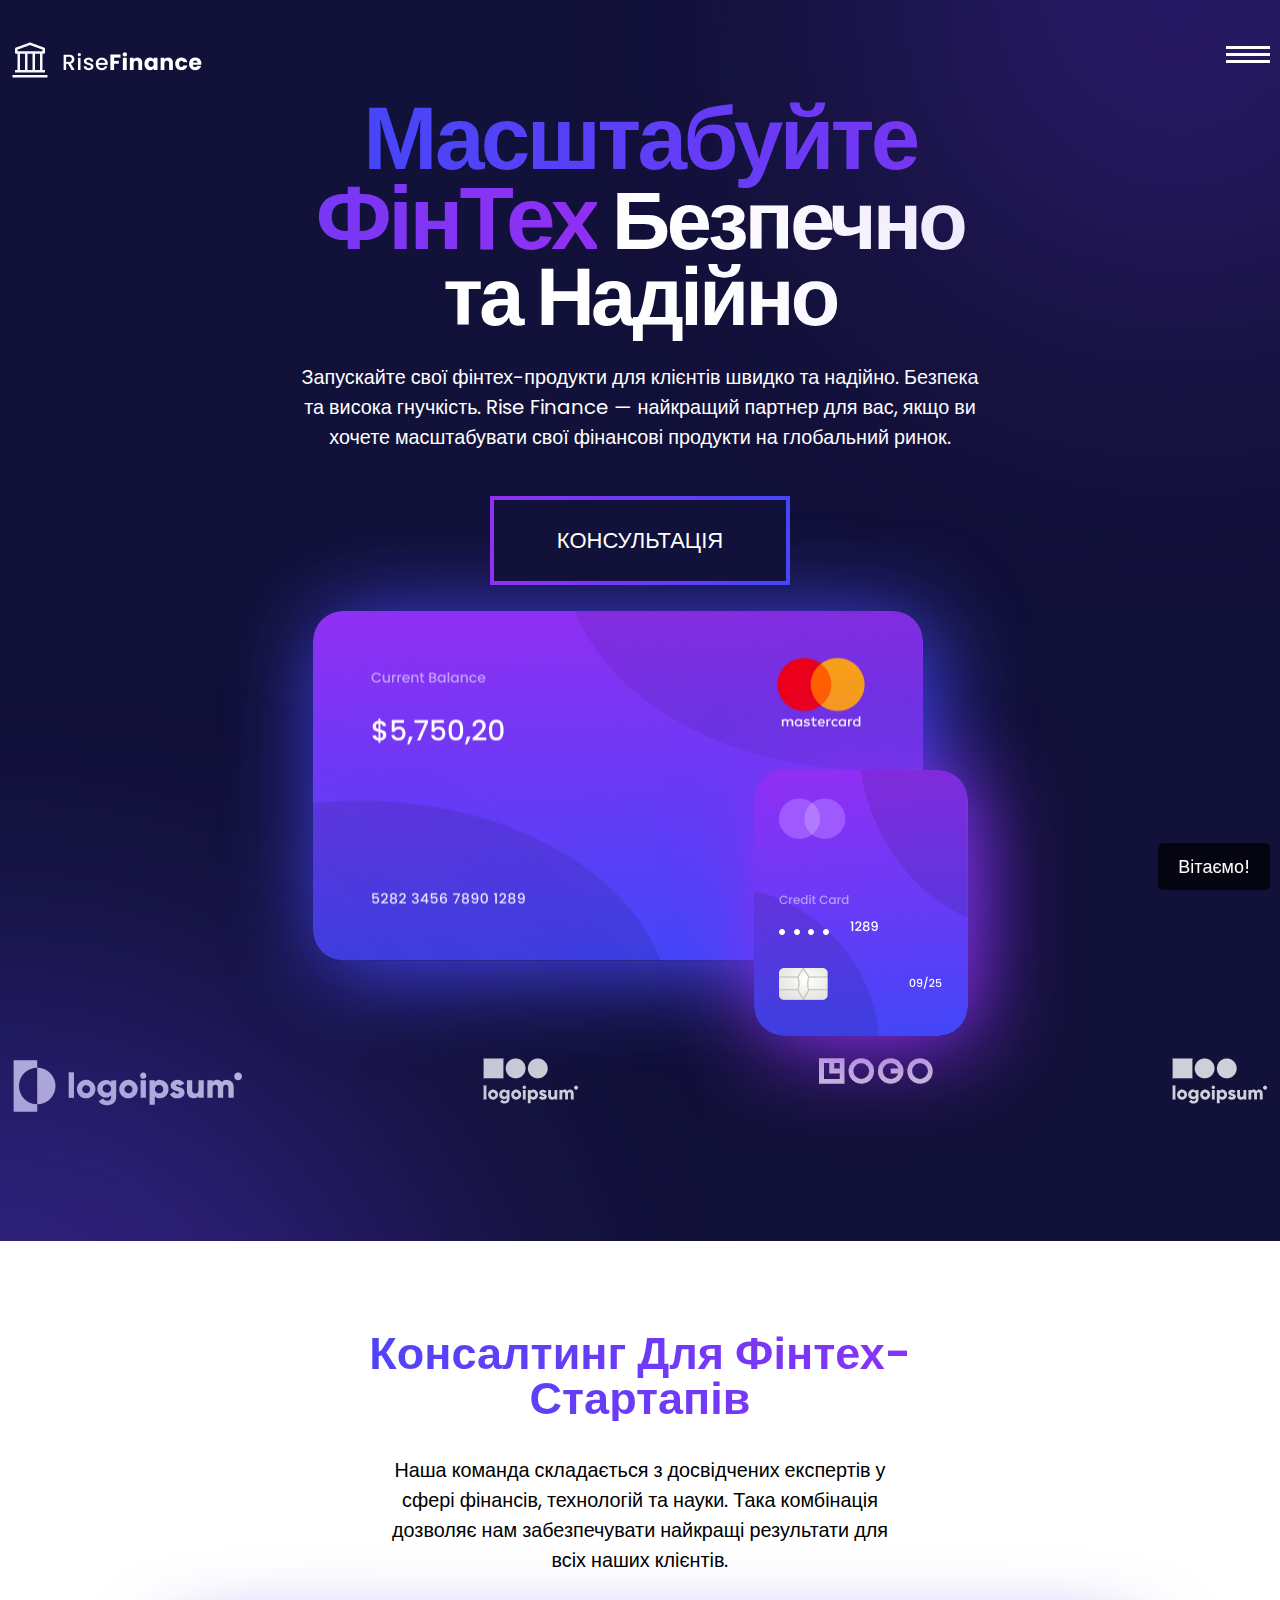
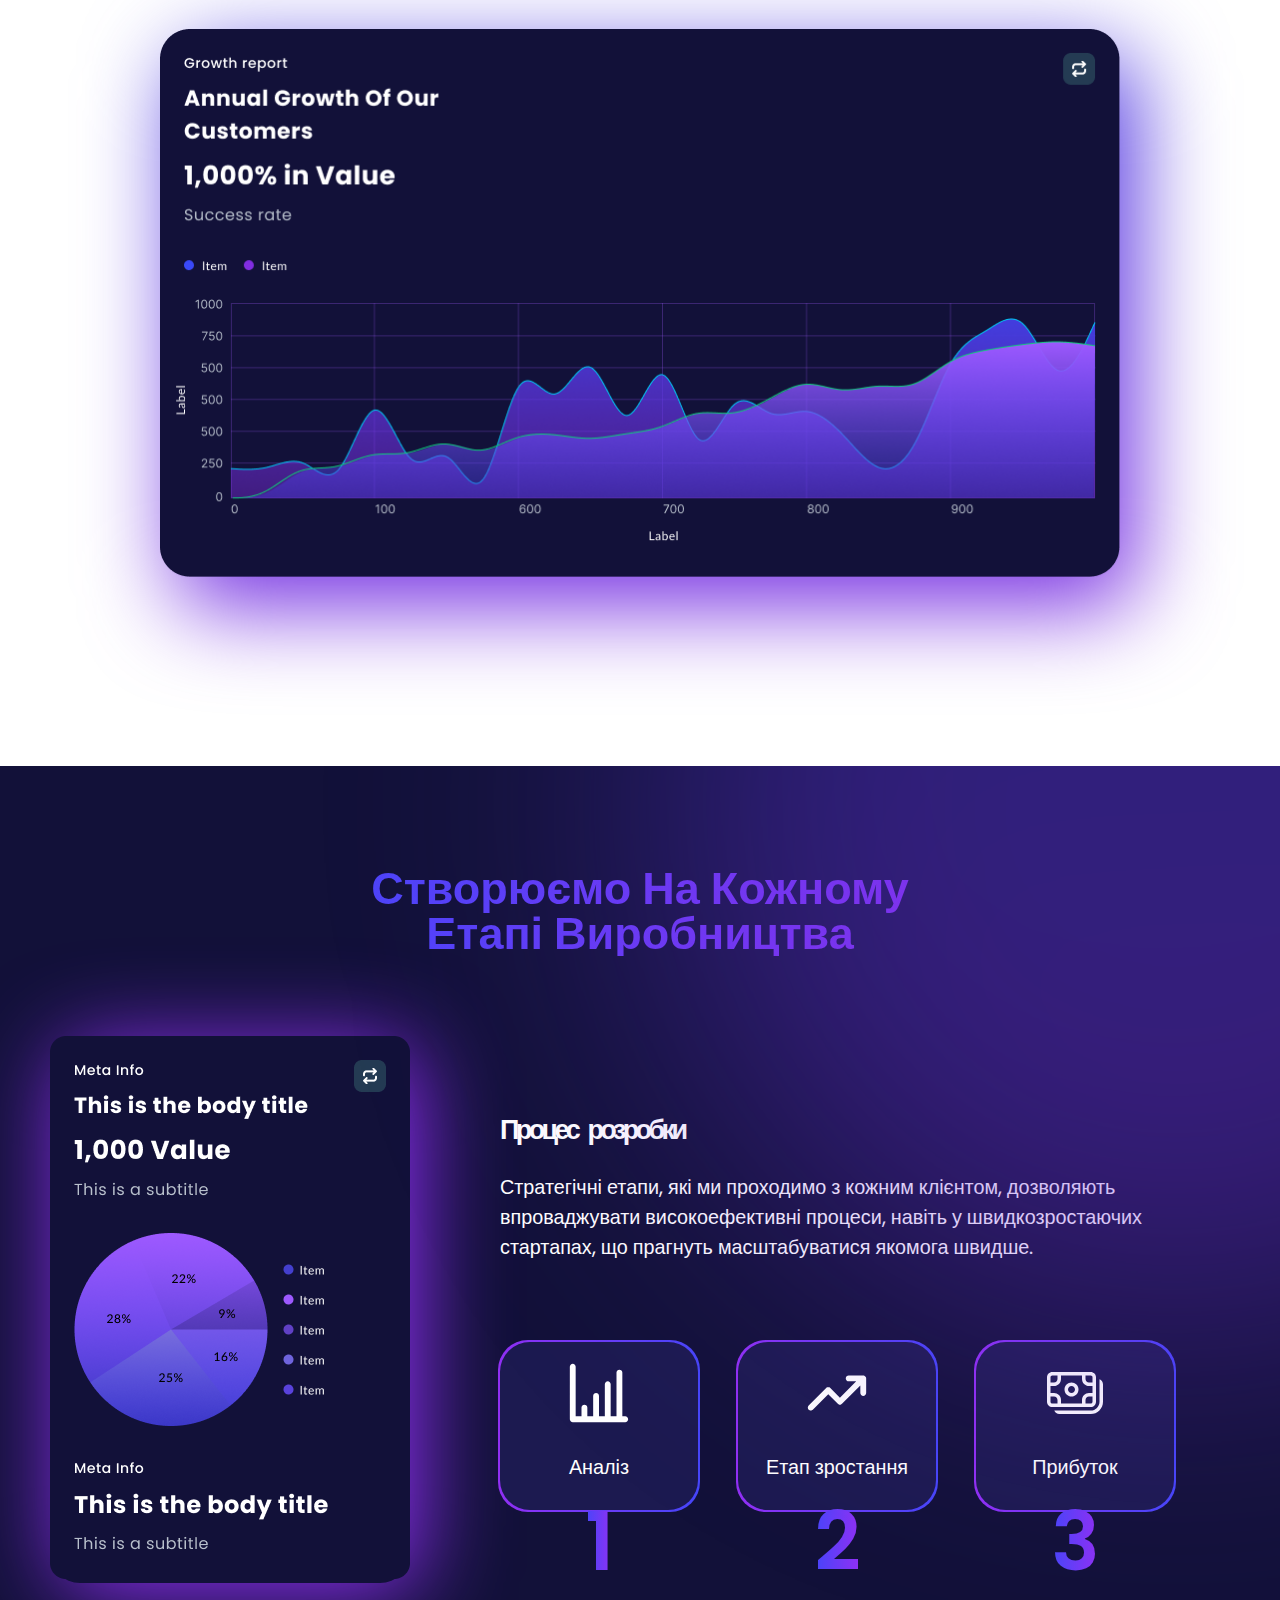
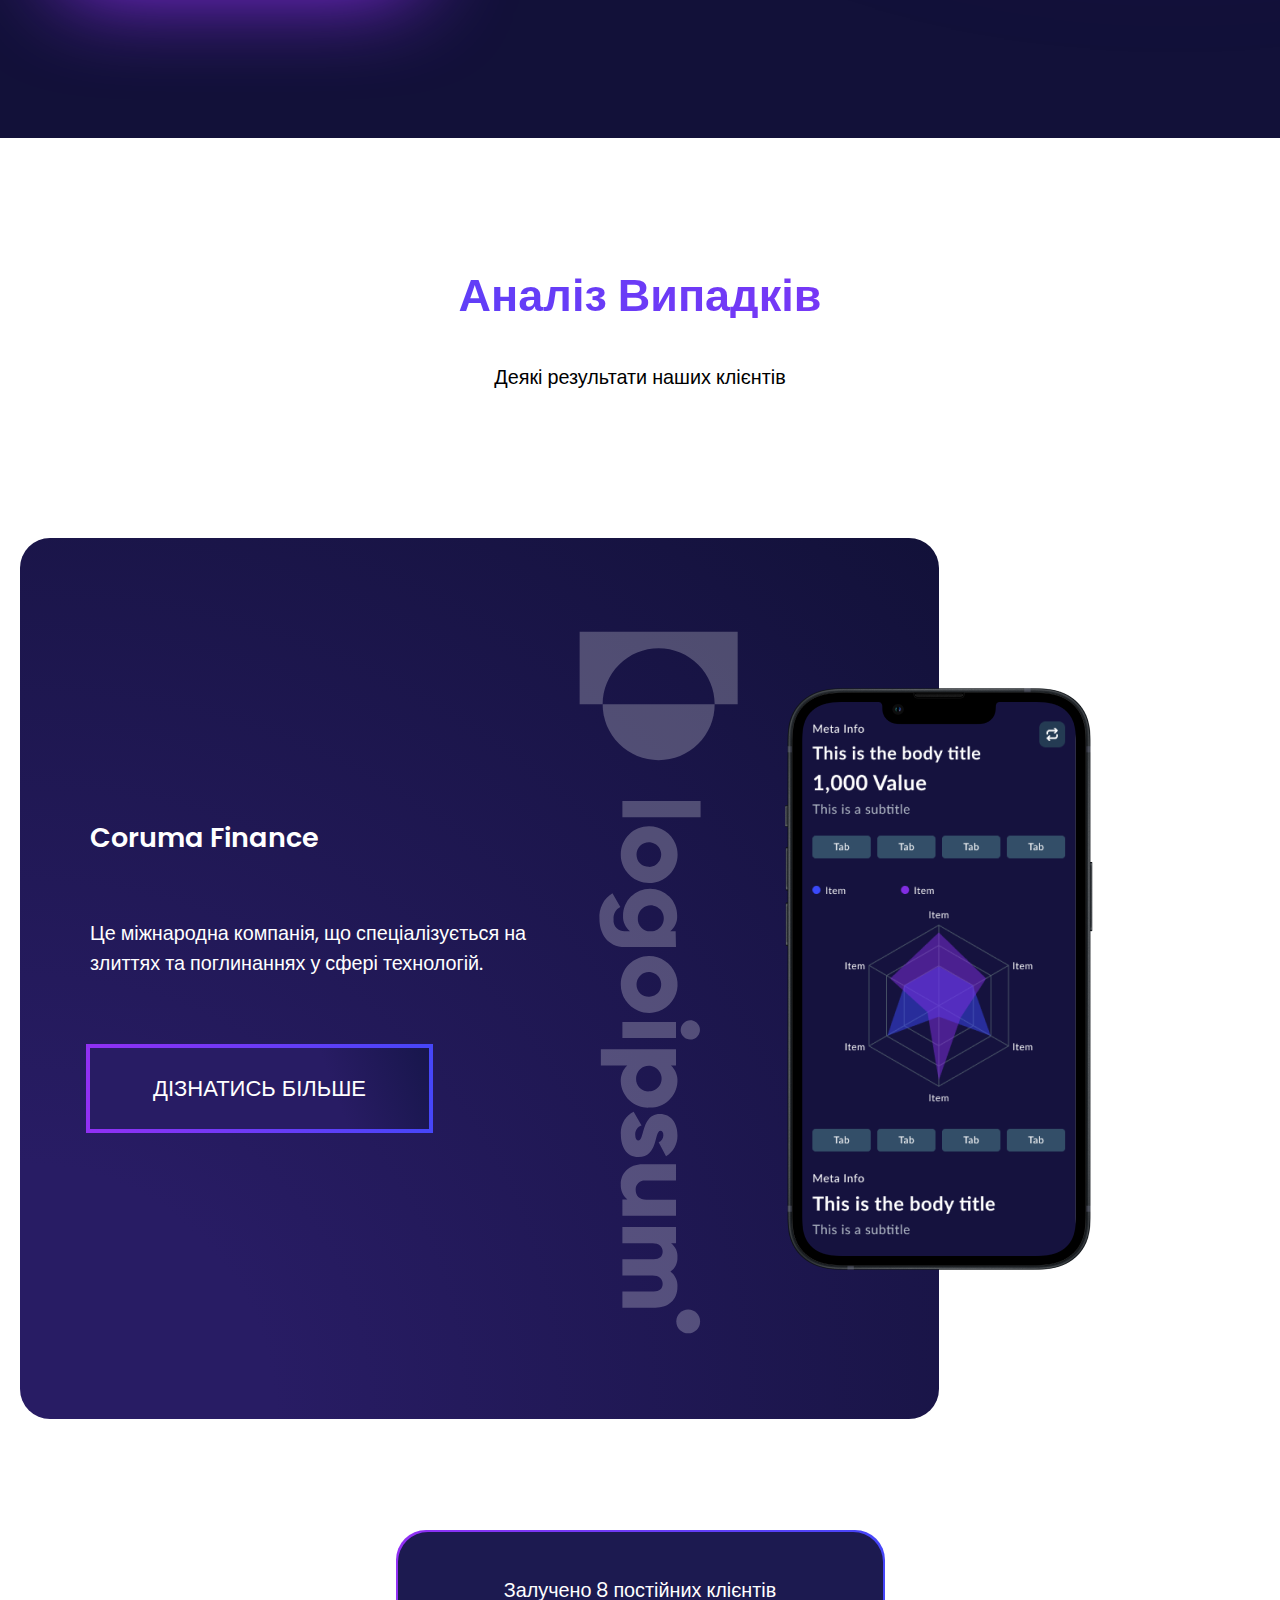
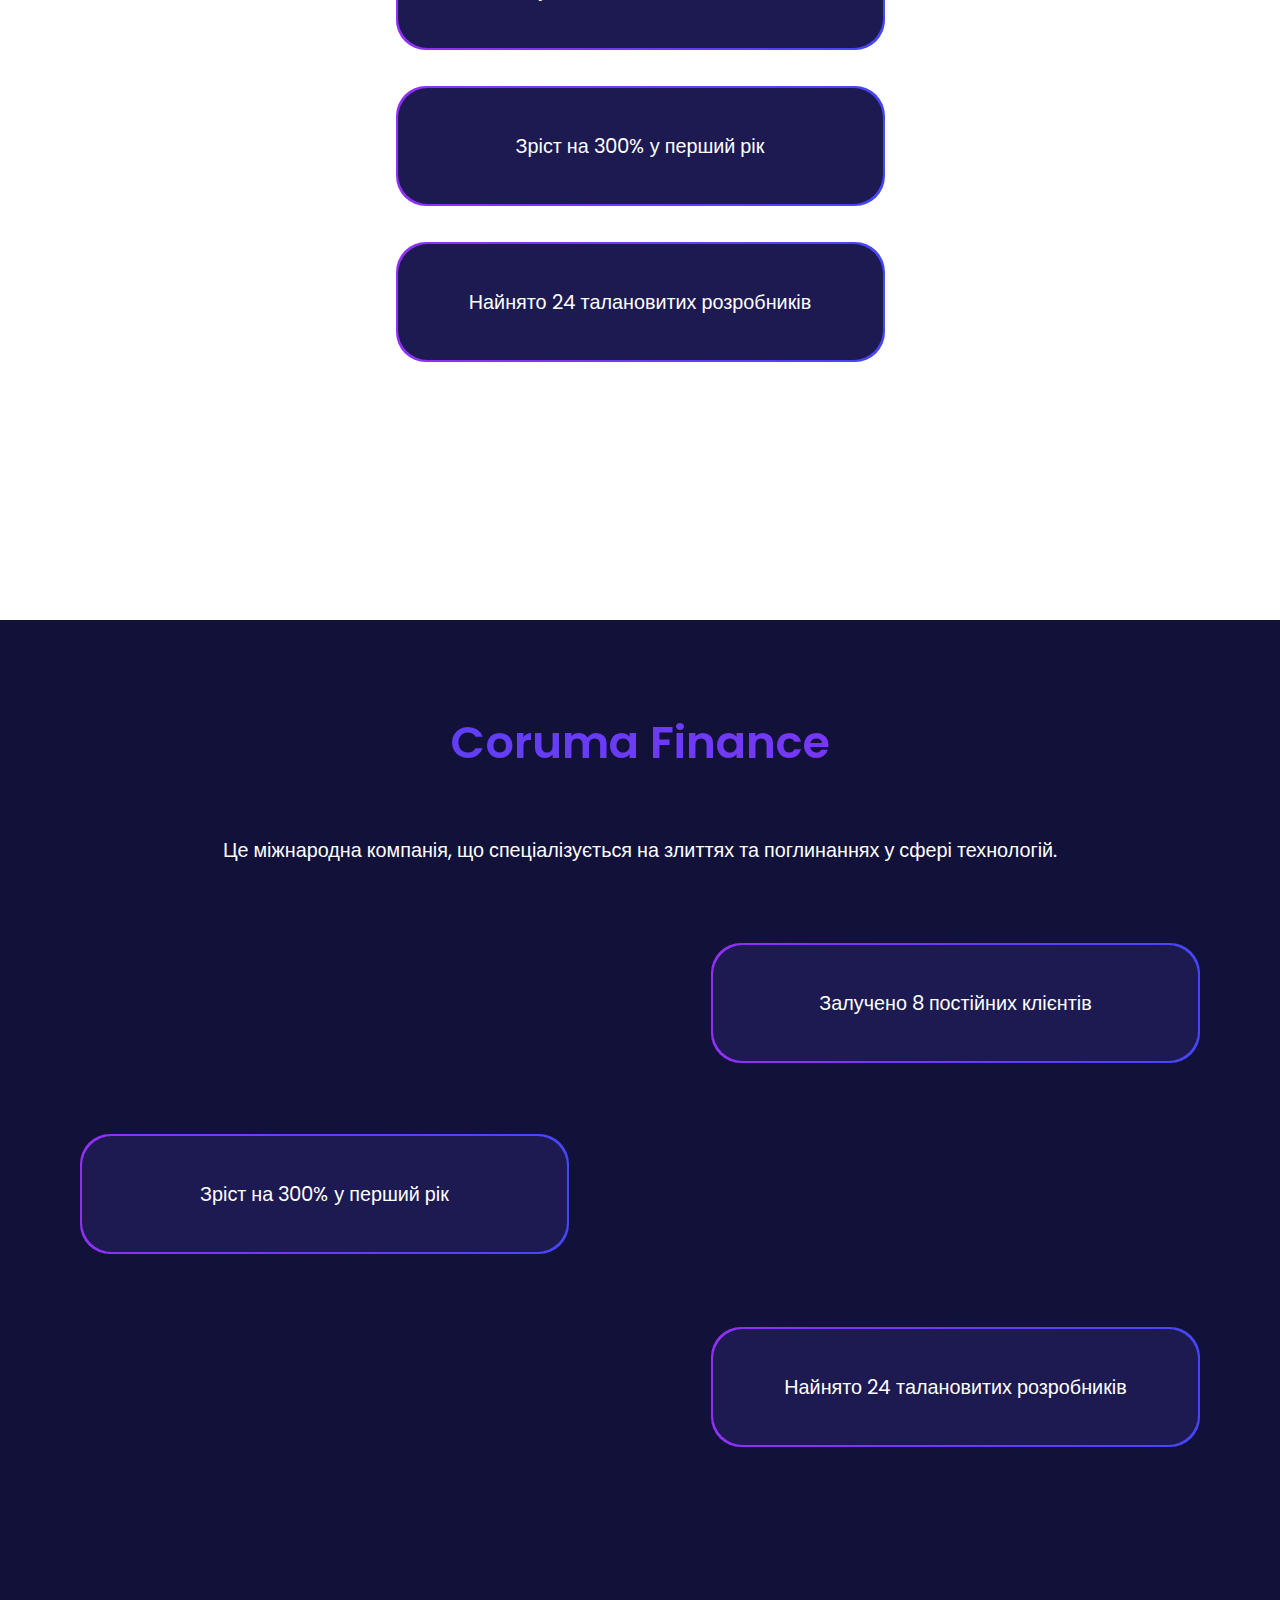
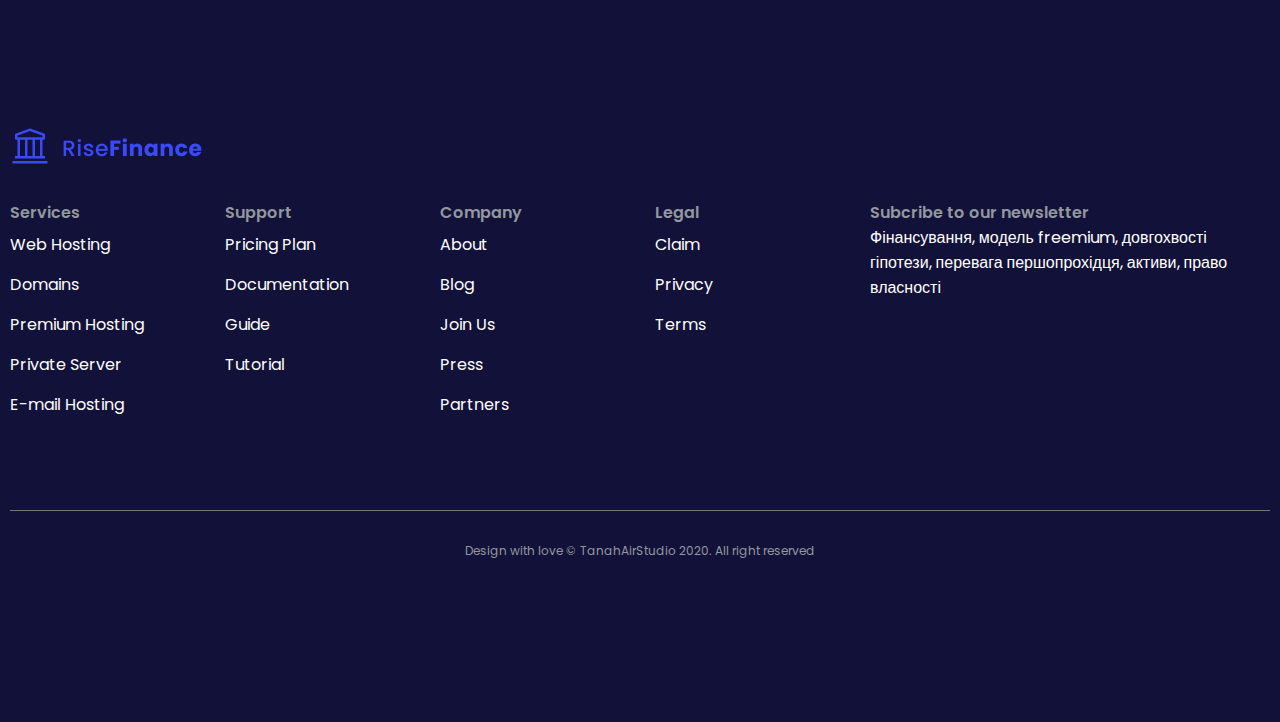
<file: index.html>
<!DOCTYPE html>
<html lang="uk">
<head>
    <meta charset="UTF-8">
    <meta name="viewport" content="width=device-width, initial-scale=1.0">
    <meta http-equiv="X-UA-Compatible" content="IE=edge">
    <meta
        name="description"
        content="Головна сторінка компанії RiseFinance" />
    <link rel="stylesheet" href="styles/style.css">
    <link rel = "icon" type = "image/png" href = "favicon.ico">
    <title>RiseFinance</title>
</head>
<body>
    <nav class="nav-scroll">
        <div class="container">
            <img src="images/logo.png" alt="Logo of the RiseFinance" class="logo">
            <div class="burger">
                <svg>
                    <use height="17" width="44" class="burger-icon" href="images/icons.svg#burger"/>
                </svg>
            </div>
        </div>
        <ul class="nav-links">
            <li>
                <a href="index.html">
                    Home
                </a>
            </li>
            <li>
                <a href="about.html">
                    About
                </a>
            </li>
            <li>
                <a href="contacts.html">
                    Contacts
                </a>
            </li>
        </ul>
    </nav>
    <header>
        <div class="container">
            <div class="content">
                <h1><span class="highlight">Масштабуйте ФінТех</span> Безпечно та Надійно</h1>
                <p>Запускайте свої фінтех-продукти для клієнтів швидко та надійно. Безпека та висока гнучкість. Rise Finance — найкращий партнер для вас, якщо ви хочете масштабувати свої фінансові продукти на глобальний ринок.</p>
                <a href="#" class="btn">консультація</a>
            </div>
            <div class="cards"></div>
            <div class="partners">
                <div></div>
                <div></div>
                <div></div>
                <div></div>
            </div>
        </div>
    </header>
    <main>
        <section id="consulting">
            <div class="container">
                <h2 class="highlight">консалтинг для фінтех-стартапів</h2>
                <p>Наша команда складається з досвідчених експертів у сфері фінансів, технологій та науки. Така комбінація дозволяє нам забезпечувати найкращі результати для всіх наших клієнтів.</p>
                <div class="image-wrapper"><img src="images/graph.png" alt="graph"></div>
            </div>
        </section>
        <section id="delivering">
            <h2 class="highlight">Створюємо на кожному етапі виробництва</h2>
            <div class="container">
                <div class="image-wrapper">
                    <img src="images/chart.png" alt="chart">
                </div>
                <div class="content">
                    <h3>Процес&ensp;розробки</h3>
                    <p>Стратегічні етапи, які ми проходимо з кожним клієнтом, дозволяють впроваджувати високоефективні процеси, навіть у швидкозростаючих стартапах, що прагнуть масштабуватися якомога швидше.</p>
                    <ol type="1">
                        <li>
                            <svg>
                                <use height="70" width="70" href="images/icons.svg#analysis"/>
                            </svg>
                            Аналіз</li>
                        <li>
                            <svg>
                                <use height="70" width="70" href="images/icons.svg#growth"/>
                            </svg>
                            Етап зростання</li>
                        <li>
                            <svg>
                                <use height="70" width="70" href="images/icons.svg#profit"/>
                            </svg>
                            Прибуток</li>
                    </ol>
                </div>
            </div>
        </section>
        <div class="right-light">
            <section id="cases">
                <h2 class="highlight">Аналіз випадків</h2>
                <p>Деякі результати наших клієнтів</p>
                <div class="container">
                    <div class="content">
                        <h3>Coruma Finance</h3>
                        <p>Це міжнародна компанія, що спеціалізується на злиттях та поглинаннях у сфері технологій.</p>
                        <a href="#" class="btn">Дізнатись більше</a>
                        <img src="images/case-logo.svg" alt="logo of partner">
                    </div>
                    <ul>
                        <li>Залучено 8 постійних клієнтів</li>
                        <li>Зріст на 300% у перший рік</li>
                        <li>Найнято 24 талановитих розробників</li>
                    </ul>
                </div>
            </section>
            <section id="finance">
                <h2 class="highlight">Coruma Finance</h2>
                <p>Це міжнародна компанія, що спеціалізується на злиттях та поглинаннях у сфері технологій.</p>
                <div class="container">
                    <ul class="content">
                        <li>Залучено 8 постійних клієнтів</li>
                        <li>Зріст на 300% у перший рік</li>
                        <li>Найнято 24 талановитих розробників</li>
                    </ul>
                </div>
            </section>
        </div>
        <div class="indicator">
            <span id="indicator-text">Вітаємо!</span>
        </div>
    </main>
    <footer>
        <div class="container">
            <img src="images/logo_dark.png" alt="logo of RiseFinance">
            <div class="footer-table">
                <div class="col">
                    <p class="col-head">Services</p>
                    <a href="">Web Hosting</a>
                    <a href="">Domains</a>
                    <a href="">Premium Hosting</a>
                    <a href="">Private Server</a>
                    <a href="">E-mail Hosting</a>
                </div>
                <div class="col">
                    <p class="col-head">Support</p>
                    <a href="">Pricing Plan</a>
                    <a href="">Documentation</a>
                    <a href="">Guide</a>
                    <a href="">Tutorial</a>
                </div>
                <div class="col">
                    <p class="col-head">Company</p>
                    <a href="">About</a>
                    <a href="">Blog</a>
                    <a href="">Join Us</a>
                    <a href="">Press</a>
                    <a href="">Partners</a>
                </div>
                <div class="col">
                    <p class="col-head">Legal</p>
                    <a href="">Claim</a>
                    <a href="">Privacy</a>
                    <a href="">Terms</a>
                </div>
                <div class="col">
                    <p class="col-head">Subcribe to our newsletter</p>
                    <p>Фінансування, модель freemium, довгохвості гіпотези, перевага першопрохідця, активи, право власності</p>
                </div>
            </div>
            <p class="copyright">
                Design with love © TanahAirStudio 2020. All right reserved
            </p>
        </div>
    </footer>
    <div id="overlay"></div>
    <div class="popup">
        <button id="close">&times;</button>
        <h3>Вітаємо на сторінці компанії RiseFinance</h3>
        <p>Запускайте свої фінтех-продукти для клієнтів швидко та надійно. Безпека та висока гнучкість. Rise Finance — найкращий партнер для вас, якщо ви хочете масштабувати свої фінансові продукти на глобальний ринок.</p>
    </div>
    <script src="js/popup.js"></script>
    <script src="js/script.js"></script>
    
</body>
</html>
</file>
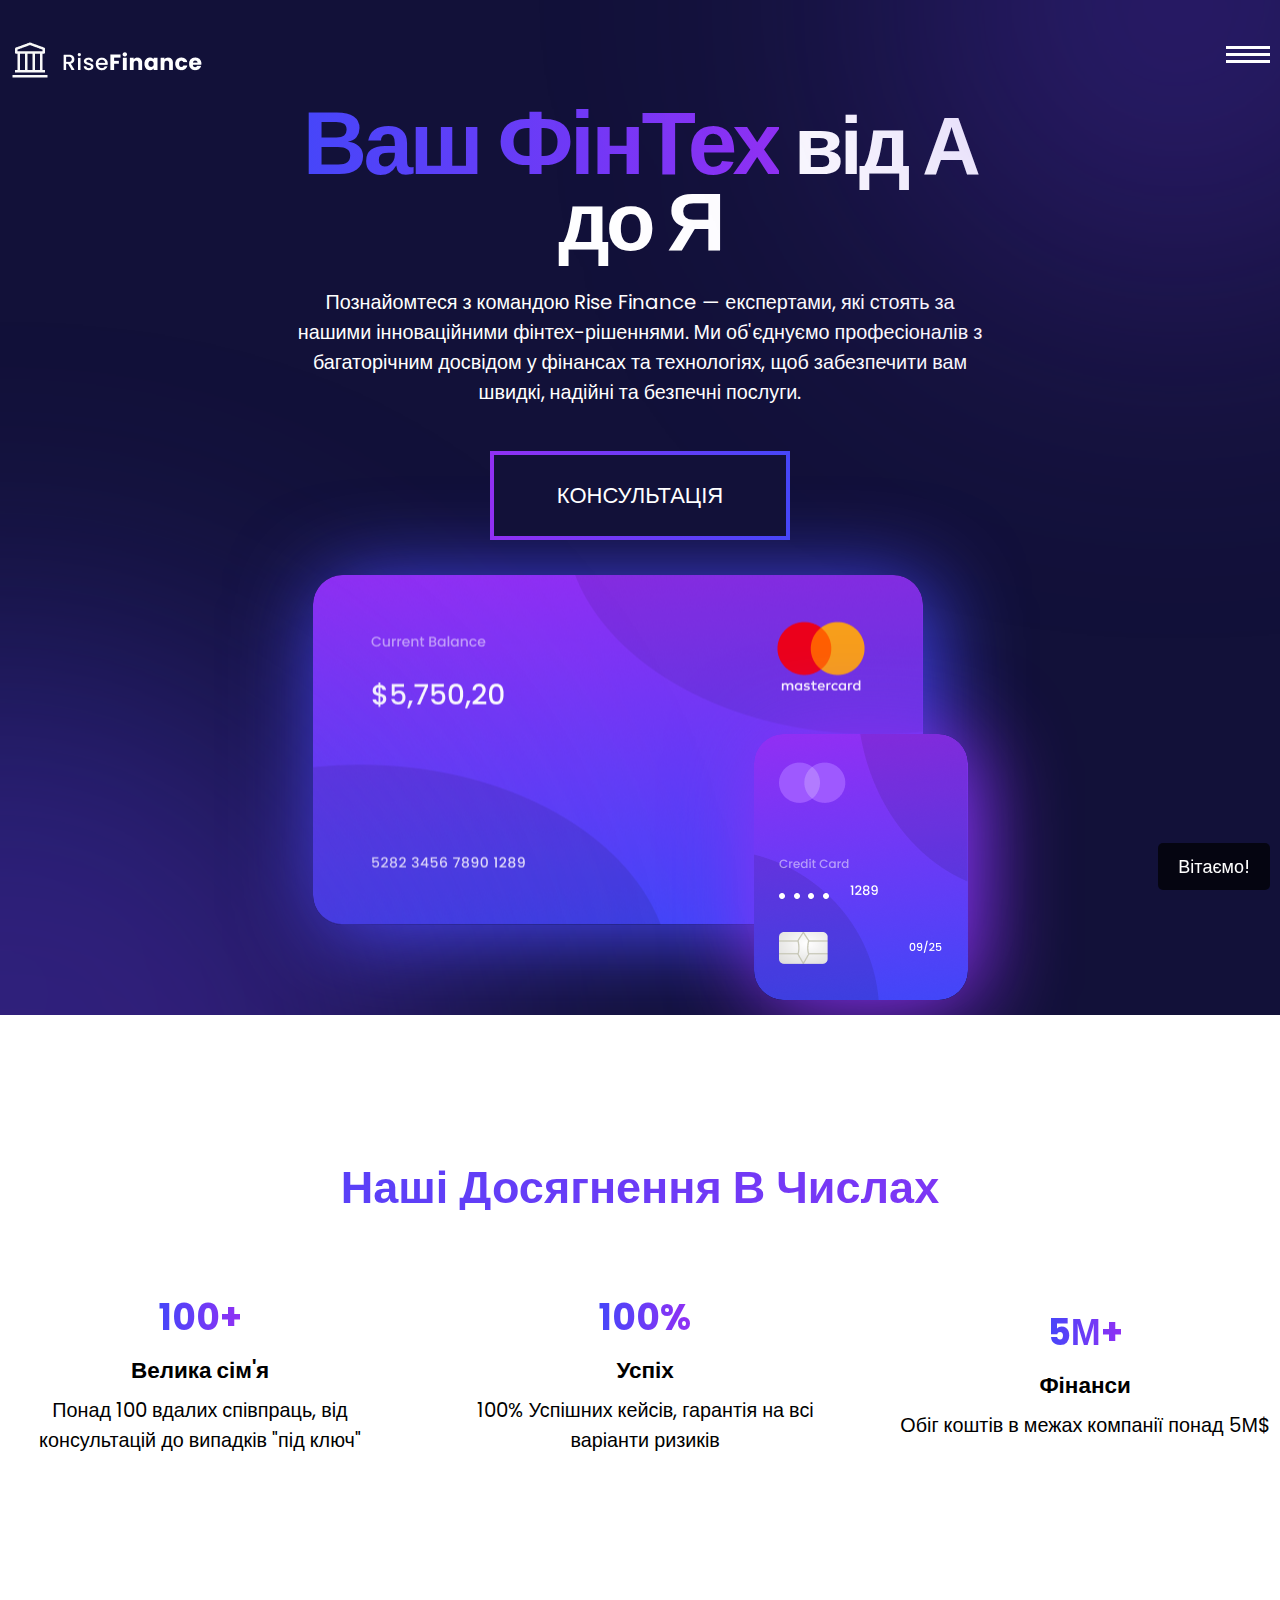
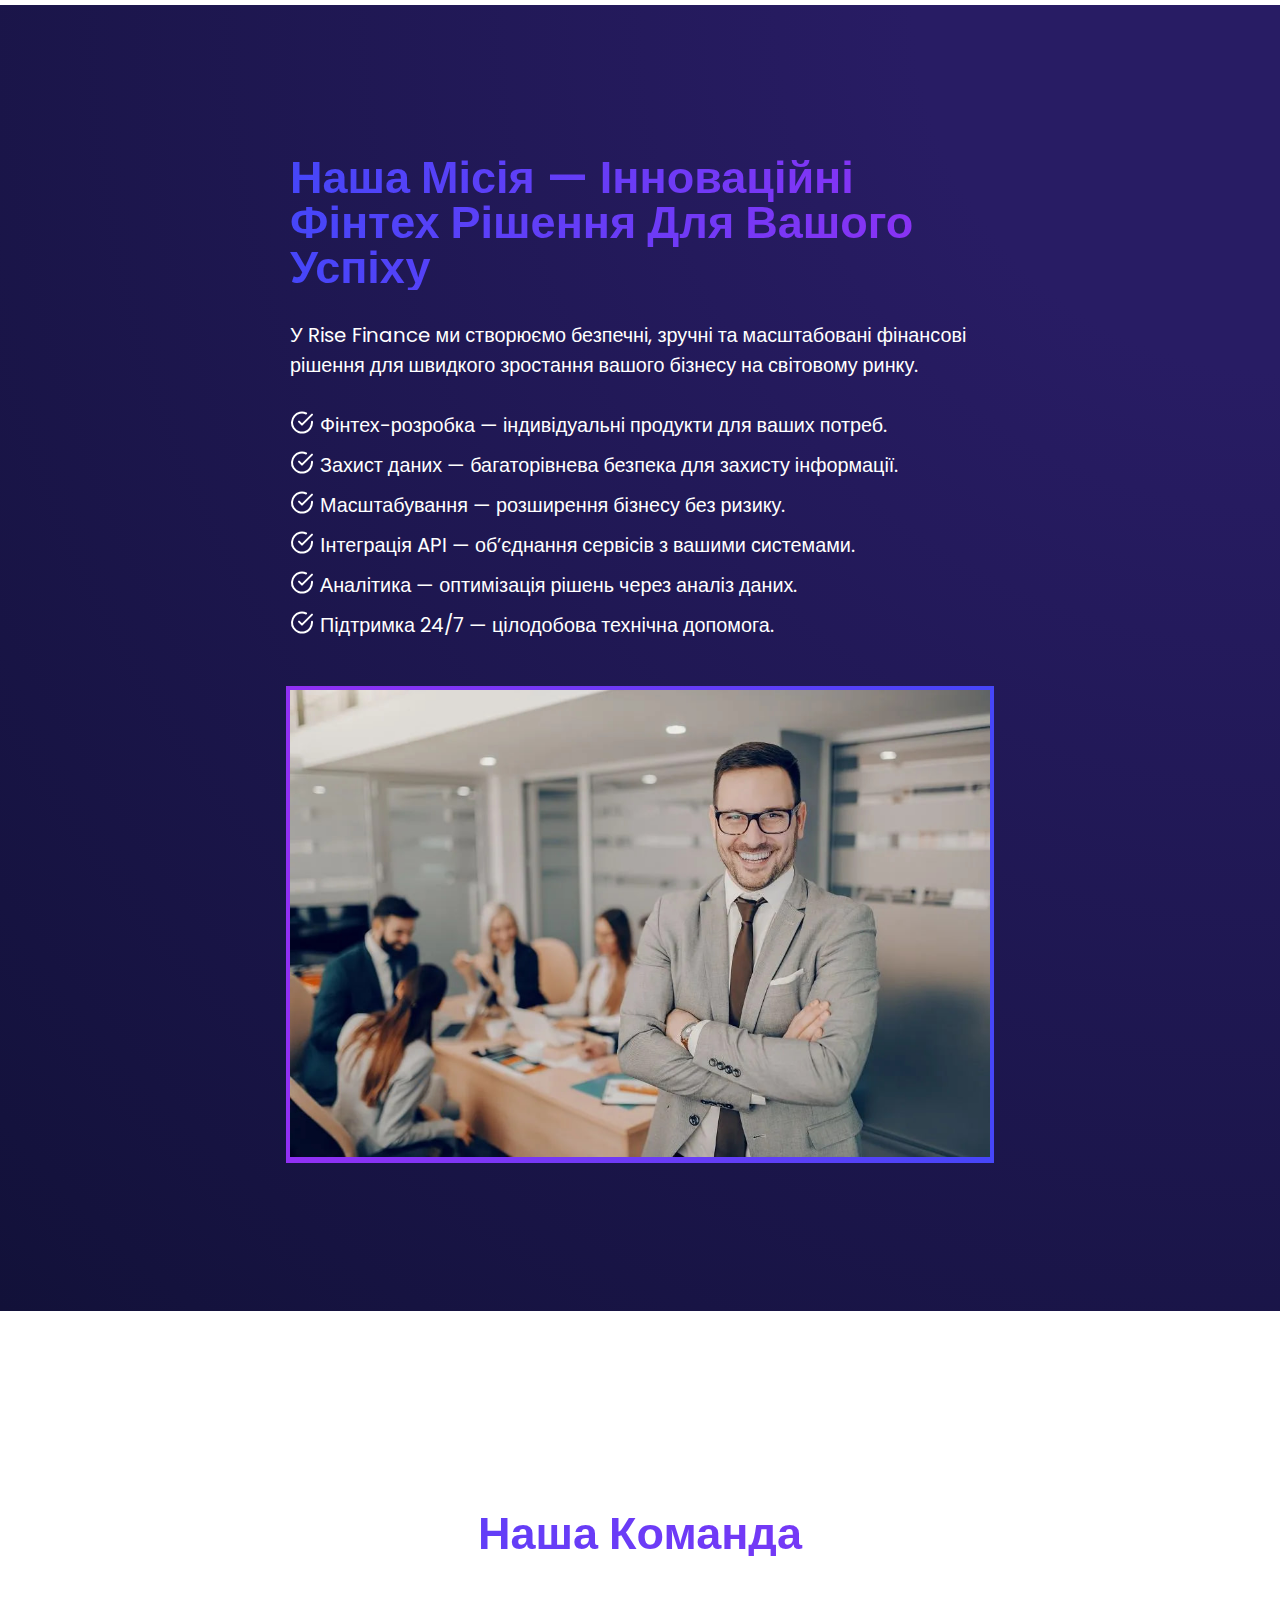
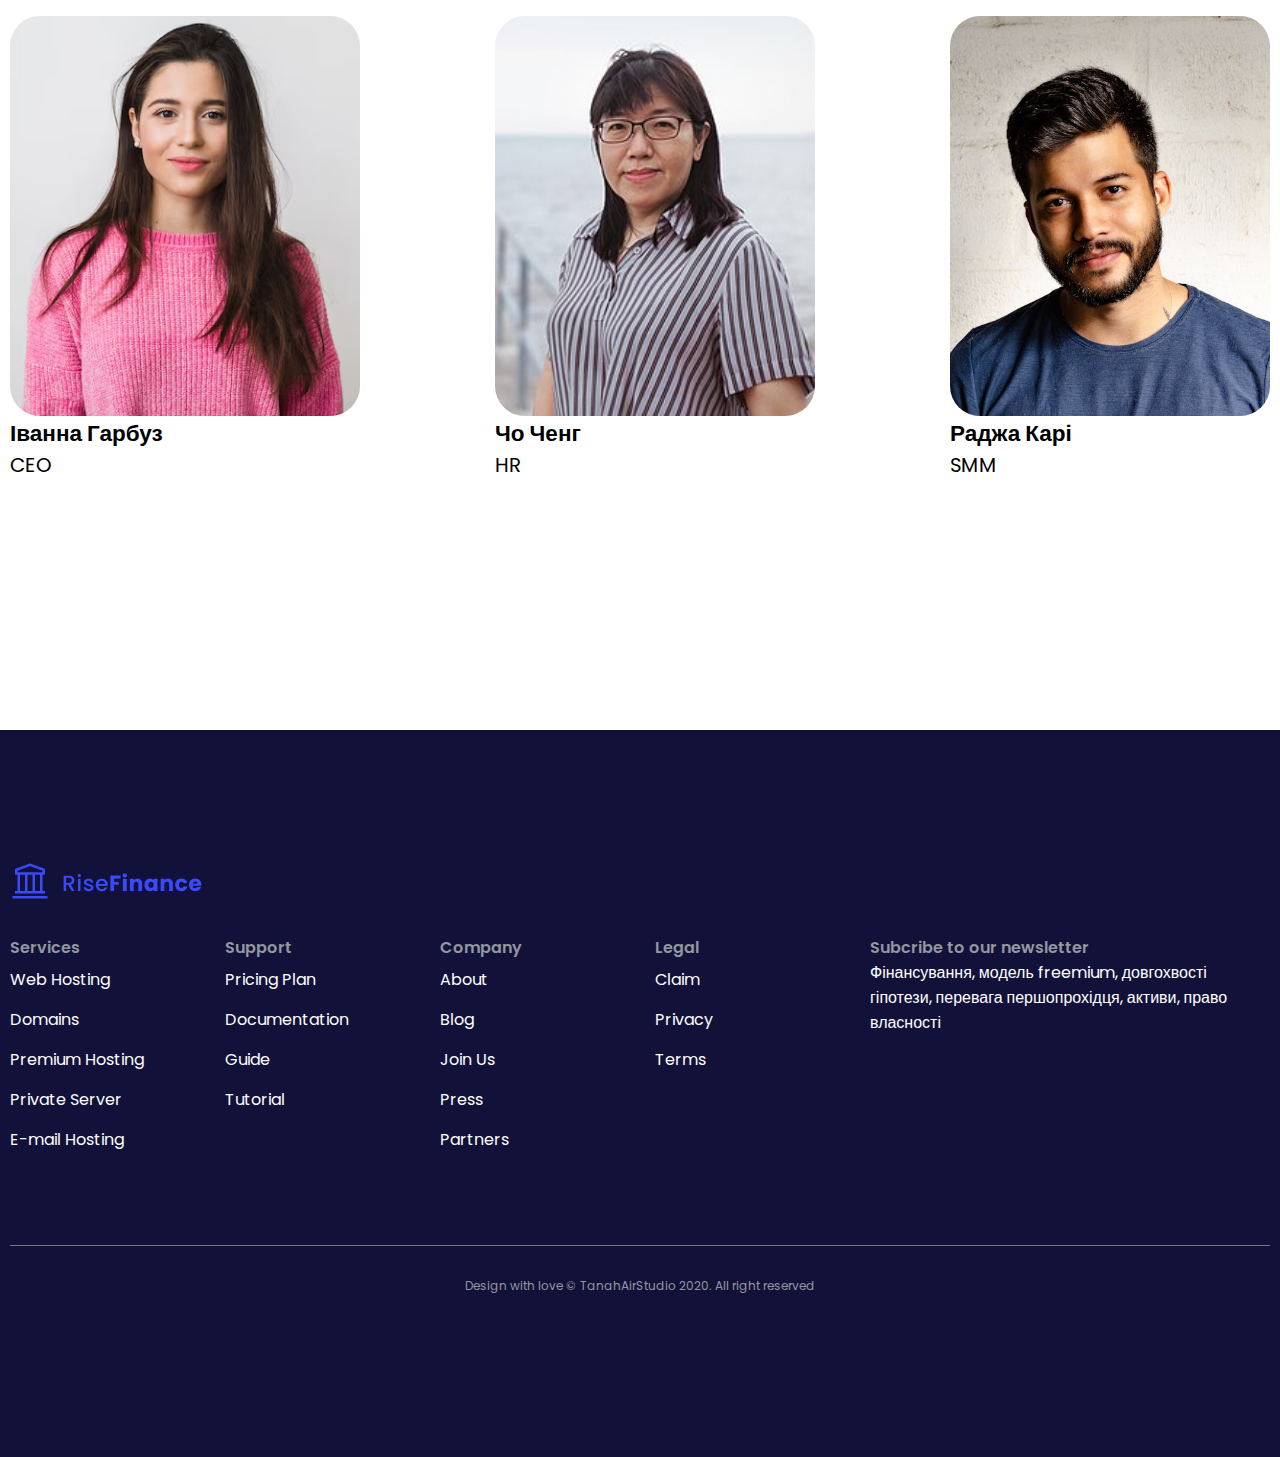
<file: about.html>
<!DOCTYPE html>
<html lang="uk">
<head>
    <meta charset="UTF-8">
    <meta name="viewport" content="width=device-width, initial-scale=1.0">
    <meta http-equiv="X-UA-Compatible" content="IE=edge">
    <meta
        name="description"
        content="На цій сторінці розміщена інформація про команду RiseFinance" />
    <link rel="stylesheet" href="styles/style.css">
    <link rel = "icon" type = "image/png" href = "favicon.ico">
    <title>RiseFinance - About</title>
</head>
<body>
    <nav class="nav-scroll">
        <div class="container">
            <img src="images/logo.png" alt="Logo of the RiseFinance" class="logo">
            <div class="burger">
                <svg>
                    <use height="17" width="44" class="burger-icon" href="images/icons.svg#burger"/>
                </svg>
            </div>
        </div>
        <ul class="nav-links">
            <li>
                <a href="index.html">
                    Home
                </a>
            </li>
            <li>
                <a href="about.html">
                    About
                </a>
            </li>
            <li>
                <a href="contacts.html">
                    Contacts
                </a>
            </li>
        </ul>
    </nav>
    <header>
        <div class="container">
            <div class="content">
                <h1><span class="highlight">Ваш ФінТех</span> від А до Я</h1>
                <p>Познайомтеся з командою Rise Finance — експертами, які стоять за нашими інноваційними фінтех-рішеннями. Ми об'єднуємо професіоналів з багаторічним досвідом у фінансах та технологіях, щоб забезпечити вам швидкі, надійні та безпечні послуги.</p>
                <a href="#" class="btn">консультація</a>
            </div>
            <div class="cards"></div>
        </div>
    </header>
    <main>
        <section id="numbers">
            <h2 class="highlight">Наші досягнення в числах</h2>
            <div class="container">
                <div class="card">
                    <p class="big-num highlight">100+</p>
                    <h4>Велика сім'я</h4>
                    <p>Понад 100 вдалих співпраць, від консультацій до випадків "під ключ"</p>
                </div>
                <div class="card">
                    <p class="big-num highlight">100%</p>
                    <h4>Успіх</h4>
                    <p>100% Успішних кейсів, гарантія на всі варіанти ризиків</p>
                </div>
                <div class="card">
                    <p class="big-num highlight">5М+</p>
                    <h4>Фінанси</h4>
                    <p>Обіг коштів в межах компанії понад 5М$</p>
                </div>
            </div>
        </section>
        <section id="mission">
            <div class="container">
                <div class="content">
                    <h2 class="highlight">Наша Місія — Інноваційні Фінтех Рішення для Вашого Успіху</h2>
                    <p>У Rise Finance ми створюємо безпечні, зручні та масштабовані фінансові рішення для швидкого зростання вашого бізнесу на світовому ринку.</p>
                    <ul>
                        <li>Фінтех-розробка — індивідуальні продукти для ваших потреб.</li>
                        <li>Захист даних — багаторівнева безпека для захисту інформації.</li>
                        <li>Масштабування — розширення бізнесу без ризику.</li>
                        <li>Інтеграція API — об’єднання сервісів з вашими системами.</li>
                        <li>Аналітика — оптимізація рішень через аналіз даних.</li>
                        <li>Підтримка 24/7 — цілодобова технічна допомога.</li>
                    </ul>
                </div>
                <div class="image-wrapper">
                    <img src="images/manage.jpg" alt="Наш менеджер Іван Котляревський">
                </div>
            </div>
        </section>
        <section id="team">
            <h2 class="highlight">Наша Команда</h2>
            <div class="container">
                <div class="card">
                    <div class="image-wrapper">
                        <img src="images/ivanna.avif" alt="Наша CEO Іванна Гарбуз">
                    </div>
                    <h4>Іванна Гарбуз</h4>
                    <p>CEO</p>
                </div>
                <div class="card">
                    <div class="image-wrapper">
                        <img src="images/cho.jpg" alt="Наша HR Чо Ченг">
                    </div>
                    <h4>Чо Ченг</h4>
                    <p>HR</p>
                </div>
                <div class="card">
                    <div class="image-wrapper">
                        <img src="images/raga.jpeg" alt="Наш SMM Раджа Карі">
                    </div>
                    <h4>Раджа Карі</h4>
                    <p>SMM</p>
                </div>
            </div>
        </section>
        <div class="indicator">
            <span id="indicator-text">Вітаємо!</span>
        </div>
    </main>
    <footer>
        <div class="container">
            <img src="images/logo_dark.png" alt="logo of RiseFinance">
            <div class="footer-table">
                <div class="col">
                    <p class="col-head">Services</p>
                    <a href="">Web Hosting</a>
                    <a href="">Domains</a>
                    <a href="">Premium Hosting</a>
                    <a href="">Private Server</a>
                    <a href="">E-mail Hosting</a>
                </div>
                <div class="col">
                    <p class="col-head">Support</p>
                    <a href="">Pricing Plan</a>
                    <a href="">Documentation</a>
                    <a href="">Guide</a>
                    <a href="">Tutorial</a>
                </div>
                <div class="col">
                    <p class="col-head">Company</p>
                    <a href="">About</a>
                    <a href="">Blog</a>
                    <a href="">Join Us</a>
                    <a href="">Press</a>
                    <a href="">Partners</a>
                </div>
                <div class="col">
                    <p class="col-head">Legal</p>
                    <a href="">Claim</a>
                    <a href="">Privacy</a>
                    <a href="">Terms</a>
                </div>
                <div class="col">
                    <p class="col-head">Subcribe to our newsletter</p>
                    <p>Фінансування, модель freemium, довгохвості гіпотези, перевага першопрохідця, активи, право власності</p>
                </div>
            </div>
            <p class="copyright">
                Design with love © TanahAirStudio 2020. All right reserved
            </p>
        </div>
    </footer>
    <div id="overlay"></div>
    <div class="popup">
        <button id="close">&times;</button>
        <h3>Вітаємо на сторінці компанії RiseFinance</h3>
        <p>Запускайте свої фінтех-продукти для клієнтів швидко та надійно. Безпека та висока гнучкість. Rise Finance — найкращий партнер для вас, якщо ви хочете масштабувати свої фінансові продукти на глобальний ринок.</p>
    </div>
    <script src="js/popup.js"></script>
    <script src="js/script.js"></script>
</body>
</html>
</file>
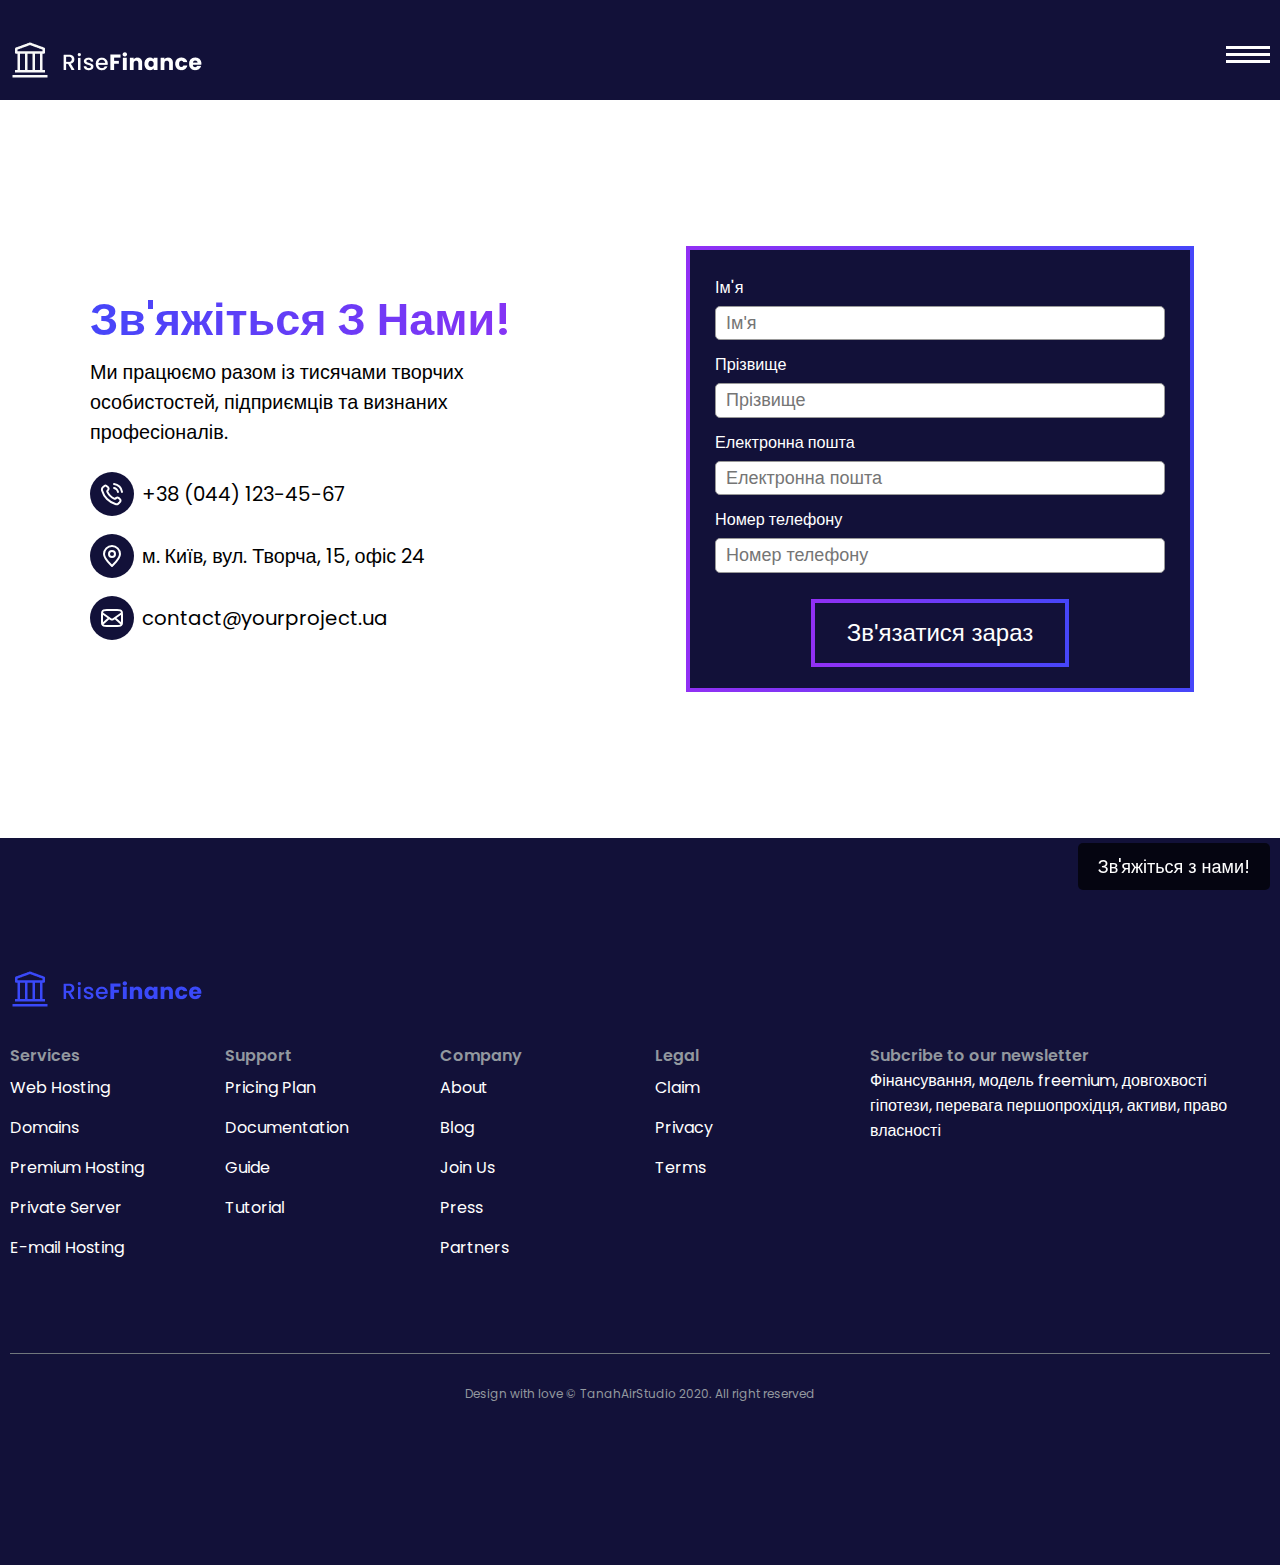
<file: contacts.html>
<!DOCTYPE html>
<html lang="uk">
<head>
    <meta charset="UTF-8">
    <meta name="viewport" content="width=device-width, initial-scale=1.0">
    <meta http-equiv="X-UA-Compatible" content="IE=edge">
    <meta
        name="description"
        content="На цій сторінці розміщені контакти компанії RiseFinance" />
    <link rel="stylesheet" href="styles/style.css">
    <link rel = "icon" type = "image/png" href = "favicon.ico">
    <title>RiseFinance - Contacts</title>
</head>
<body>
    <nav class="nav-scroll dark">
        <div class="container">
            <img src="images/logo.png" alt="Logo of the RiseFinance" class="logo">
            <div class="burger">
                <svg>
                    <use height="17" width="44" class="burger-icon" href="images/icons.svg#burger"/>
                </svg>
            </div>
        </div>
        <ul class="nav-links">
            <li>
                <a href="index.html">
                    Home
                </a>
            </li>
            <li>
                <a href="about.html">
                    About
                </a>
            </li>
            <li>
                <a href="contacts.html">
                    Contacts
                </a>
            </li>
        </ul>
    </nav>
    <main>
        <section id="form">
            <div class="container">
                <div class="content">
                    <h2 class="highlight">Зв'яжіться з нами!</h2>
                    <p>Ми працюємо разом із тисячами творчих особистостей, підприємців та визнаних професіоналів.</p>
                    <div class="contact">
                        <div class="icon">
                            <svg>
                                <use height="24" width="24" fill="none" href="images/icons.svg#phone"/>
                            </svg>
                        </div>
                        <a href="tel:+380441234567">+38 (044) 123-45-67</a>
                    </div>
                    <div class="contact">
                        <div class="icon">
                            <svg>
                                <use height="24" width="24" fill="none" href="images/icons.svg#geo"/>
                            </svg>
                        </div>
                        <p>м. Київ, вул. Творча, 15, офіс 24</p>
                    </div>
                    <div class="contact">
                        <div class="icon">
                            <svg>
                                <use height="24" width="24" fill="none" href="images/icons.svg#mail"/>
                            </svg>
                        </div>
                        <a href="mailto:contact@yourproject.ua">contact@yourproject.ua</a>
                    </div>
                </div>
                <form action="">
                    <div>
                        <label for="name">Ім'я</label>
                        <input type="text" id="name" name="name" placeholder="Ім'я">
                    </div>
                    <div>
                        <label for="surname">Прізвище</label>
                        <input type="text" id="surname" name="surname" placeholder="Прізвище">
                    </div>
                    <div>
                        <label for="email">Електронна пошта</label>
                        <input type="email" id="email" name="email" placeholder="Електронна пошта">
                    </div>
                    <div>
                        <label for="phone">Номер телефону</label>
                        <input type="tel" id="phone" name="phone" placeholder="Номер телефону">
                    </div>
                    <div class="submit">
                        <input type="submit" value="Зв'язатися зараз">
                    </div>
                </form>
            </div>
        </section>
        <div class="indicator">
            <span id="indicator-text">Зв'яжіться з нами!</span>
        </div>
    </main>
    <footer>
        <div class="container">
            <img src="images/logo_dark.png" alt="logo of RiseFinance">
            <div class="footer-table">
                <div class="col">
                    <p class="col-head">Services</p>
                    <a href="">Web Hosting</a>
                    <a href="">Domains</a>
                    <a href="">Premium Hosting</a>
                    <a href="">Private Server</a>
                    <a href="">E-mail Hosting</a>
                </div>
                <div class="col">
                    <p class="col-head">Support</p>
                    <a href="">Pricing Plan</a>
                    <a href="">Documentation</a>
                    <a href="">Guide</a>
                    <a href="">Tutorial</a>
                </div>
                <div class="col">
                    <p class="col-head">Company</p>
                    <a href="">About</a>
                    <a href="">Blog</a>
                    <a href="">Join Us</a>
                    <a href="">Press</a>
                    <a href="">Partners</a>
                </div>
                <div class="col">
                    <p class="col-head">Legal</p>
                    <a href="">Claim</a>
                    <a href="">Privacy</a>
                    <a href="">Terms</a>
                </div>
                <div class="col">
                    <p class="col-head">Subcribe to our newsletter</p>
                    <p>Фінансування, модель freemium, довгохвості гіпотези, перевага першопрохідця, активи, право власності</p>
                </div>
            </div>
            <p class="copyright">
                Design with love © TanahAirStudio 2020. All right reserved
            </p>
        </div>
    </footer>
    <div id="overlay"></div>
    <div class="popup">
        <button id="close">&times;</button>
        <h3>Вітаємо на сторінці компанії RiseFinance</h3>
        <p>Запускайте свої фінтех-продукти для клієнтів швидко та надійно. Безпека та висока гнучкість. Rise Finance — найкращий партнер для вас, якщо ви хочете масштабувати свої фінансові продукти на глобальний ринок.</p>
    </div>
    <script src="js/popup.js"></script>
    <script src="js/script.js"></script>
</body>
</html>
</file>
<file: styles/style.css>
@import url(https://fonts.googleapis.com/css2?family=DM+Sans:ital,opsz,wght@0,9..40,100..1000;1,9..40,100..1000&family=Josefin+Sans:ital,wght@0,100..700;1,100..700&family=Montserrat:ital,wght@0,100..900;1,100..900&family=PT+Sans:ital,wght@0,400;0,700;1,400;1,700&family=Poppins:ital,wght@0,100;0,200;0,300;0,400;0,500;0,600;0,700;0,800;0,900;1,100;1,200;1,300;1,400;1,500;1,600;1,700;1,800;1,900&family=Roboto+Serif:ital,opsz,wght@0,8..144,100..900;1,8..144,100..900&display=swap);.nav-links,nav .container{display:-webkit-box;display:-ms-flexbox}#consulting .container,.nav-links{-webkit-box-orient:vertical;-webkit-box-direction:normal}#delivering h3,h1{letter-spacing:-.4rem}#consulting,#delivering,#finance,.right-light,header{overflow:hidden}#finance,body,html{overflow-x:hidden}#cases .container ul li,#delivering .container .content ol li,#finance .content li{background-color:#1c1a50;text-align:center}#delivering,#mission{z-index:-10;color:#fff}#mission .container .content p,nav{padding:30px 0}#form .container input[type=submit],.burger,.popup #close{cursor:pointer}#delivering .container .content ol li::before,h1,h2,h3,h4{font-weight:600}#cases .container ul li,#cases h2,#cases>p,#consulting,#delivering h2,#error,#finance .content li,#finance h2,#finance p,#numbers,#numbers .container .card,#team h2,footer .container .copyright,header .container .content{text-align:center}.logo{max-width:201px;width:80%}nav{z-index:1000;position:fixed;top:0;right:0;left:0;height:100px;-webkit-transition:.5s ease-in-out;transition:.5s ease-in-out;color:#fff}nav .container{display:flex;-webkit-box-pack:justify;-ms-flex-pack:justify;justify-content:space-between;-webkit-box-align:center;-ms-flex-align:center;align-items:center}.scrolled,nav.dark{background-color:#121139}.nav-links{position:absolute;height:100vh;top:100px;right:0;display:flex;-ms-flex-direction:column;flex-direction:column;-webkit-box-align:center;-ms-flex-align:center;align-items:center;-webkit-box-pack:center;-ms-flex-pack:center;justify-content:center;gap:20px;width:25%;max-width:250px;min-width:200px;border-radius:20px;-webkit-transform:translateX(100%);transform:translateX(100%);-webkit-transition:-webkit-transform .5s ease-in;transition:transform .5s ease-in;transition:transform .5s ease-in,-webkit-transform .5s ease-in;list-style:none}#delivering,.btn,.submit,.submit input,header,header .container .cards{position:relative}.nav-links li{opacity:0}.nav-links a{color:#fff;text-decoration:none;font-size:20px}.burger{display:block;max-height:40px}.burger svg{max-height:24px;max-width:44px}.nav-active{-webkit-transform:translateX(0);transform:translateX(0);z-index:100;background-color:rgba(18,17,57,.3);-webkit-backdrop-filter:blur(50px);backdrop-filter:blur(50px);-webkit-box-shadow:0 0 60px 10px rgba(18,17,57,.8);box-shadow:0 0 60px 10px rgba(18,17,57,.8)}.nav-active li{opacity:1}*{padding:0;margin:0;-webkit-box-sizing:border-box;box-sizing:border-box}html{font-size:9px}body{font-family:Poppins,sans-serif}.container{max-width:152rem;margin:0 auto;padding:10px}h1{font-size:9rem;line-height:8.5rem}h1 .highlight{font-size:9.9rem}h2{font-size:5rem;line-height:5rem;text-transform:capitalize}h3{font-size:3rem}h4{font-size:2.5rem}li,p{font-size:2.2rem}label{font-size:1.8rem;font-weight:500}.btn{z-index:100;display:inline-block;text-decoration:none;color:#fff;font-size:22px;text-transform:uppercase;padding:24px 63px;margin:10px auto}#delivering .container .content ol li::before,.highlight{background:-webkit-gradient(linear,left top,right top,from(#4646f9),to(#9130f4));color:transparent}#form .container form::before,.btn::before,.popup::before,.submit::before{display:block;position:absolute;top:-4px;left:-4px;right:-4px;bottom:-4px;z-index:-3;content:"";background:-webkit-gradient(linear,right top,left top,from(#4646f9),to(#9130f4));background:linear-gradient(-90deg,#4646f9,#9130f4)}#delivering,#finance,.btn::after,.submit::after,header{background-color:#121139}.btn::after{position:absolute;top:0;left:0;z-index:-2;content:"";width:100%;height:100%}.submit{width:250px;height:60px}.submit input{z-index:100;width:100%;height:100%;background-color:transparent;border:none;outline:0;color:#fff;font-size:24px}header::after,header::before{display:none;border-radius:50%;content:"";position:absolute;background:linear-gradient(177.23deg,rgba(66,62,224,.4) -13.49%,rgba(129,45,226,.4) 109.75%)}.submit::after{position:absolute;top:0;left:0;z-index:1;color:#fff;content:"";width:100%;height:100%}header{min-height:1000px;color:#fff}header::after{width:881px;height:881px;-webkit-filter:blur(150px);filter:blur(150px);bottom:-50%;-webkit-transform:translateX(-50%);transform:translateX(-50%)}header::before{width:510px;height:510px;-webkit-filter:blur(185.5px);filter:blur(185.5px);top:0;right:0;-webkit-transform:translate(30%,-50%);transform:translate(30%,-50%)}#consulting .container,#delivering .container,.partners,header .container{display:-webkit-box;display:-ms-flexbox}header .container{padding-top:100px;min-height:1015px;display:flex;-webkit-box-align:center;-ms-flex-align:center;align-items:center;-ms-flex-wrap:wrap;flex-wrap:wrap;gap:20px;-webkit-box-pack:center;-ms-flex-pack:center;justify-content:center}header .container .content{width:100%;max-width:700px}header .container .content p{margin:26px 0 38px}header .container .cards{width:655px;height:425px}header .container .cards::before{content:"";display:block;position:absolute;top:0;left:0;width:610px;height:350px;border-radius:30px;background:url(../images/card-lg.png) center no-repeat;-webkit-box-shadow:9px 9px 90px 0 #4646f9;box-shadow:9px 9px 90px 0 #4646f9}header .container .cards::after{content:"";display:block;position:absolute;bottom:0;right:0;width:214px;height:266px;border-radius:30px;background:url(../images/card-sm.png) center no-repeat;-webkit-box-shadow:9px 9px 90px 0 #9130f4;box-shadow:9px 9px 90px 0 #9130f4}.partners{width:100%;display:flex;-ms-flex-wrap:wrap;flex-wrap:wrap;-webkit-box-pack:justify;-ms-flex-pack:justify;justify-content:space-between;gap:20px;margin-bottom:115px}.partners :first-child{width:236px;height:60px;background-position:-10px -10px}.partners :nth-child(2){width:100px;height:51px;background-position:-10px -90px}.partners :nth-child(3){width:119px;height:30px;background-position:-10px -161px}.partners :nth-child(4){width:100px;height:51px;background-position:-130px -90px}#finance::after,.right-light::after{background:linear-gradient(177.23deg,rgba(66,62,224,.71) -13.49%,#4829a5 109.75%);border-radius:50%;opacity:0}.partners div{background-image:url(../images/logo_sprites.png)}.highlight{background:linear-gradient(90deg,#4646f9,#9130f4);-webkit-background-clip:text;background-clip:text}#consulting .container{display:flex;-ms-flex-direction:column;flex-direction:column;-webkit-box-align:center;-ms-flex-align:center;align-items:center;gap:34px;margin:80px auto 175px}#consulting .container h2{max-width:725px}#consulting .container p{max-width:510px}#consulting .container .image-wrapper{width:100%;max-width:960px;margin-top:20px;position:relative}#consulting .container .image-wrapper img,#delivering .container .image-wrapper img,#mission .container .image-wrapper img{width:100%}#consulting .container .image-wrapper::before{z-index:-1;content:"";display:block;position:absolute;width:100%;height:100%;right:-16px;bottom:-26px;background:linear-gradient(177.23deg,#423ee0 -13.49%,#812de2 109.75%);-webkit-filter:blur(45px);filter:blur(45px);border-radius:30px}#delivering{padding:50px 20px 125px}#delivering::after{content:"";position:absolute;display:block;width:1050px;height:1050px;background:linear-gradient(177.23deg,rgba(66,62,224,.4) -13.49%,rgba(129,45,226,.4) 109.75%);-webkit-filter:blur(150px);filter:blur(150px);border-radius:50%;top:-50%;right:0;-webkit-transform:translateX(40%);transform:translateX(40%)}#delivering h2{max-width:665px;margin:50px auto}#delivering .container{display:flex;-ms-flex-wrap:wrap;flex-wrap:wrap;-webkit-box-pack:center;-ms-flex-pack:center;justify-content:center;-webkit-box-align:center;-ms-flex-align:center;align-items:center}#cases .container ul,#delivering .container .content ol{display:-webkit-box;display:-ms-flexbox;-webkit-box-orient:vertical;-webkit-box-direction:normal;-ms-flex-direction:column}#delivering .container .image-wrapper{border-radius:30px;max-width:360px;width:100%;-webkit-box-shadow:9px 9px 90px 0 #9130f4;box-shadow:9px 9px 90px 0 #9130f4;margin:20px auto}#delivering .container .content{max-width:820px;padding:0 70px}#delivering .container .content p{margin:22px 0 80px}#delivering .container .content ol{counter-reset:item;display:flex;flex-direction:column;gap:80px;-webkit-box-align:center;-ms-flex-align:center;align-items:center;-ms-flex-wrap:wrap;flex-wrap:wrap}#delivering .container .content ol li{position:relative;padding:110px 0 33px;display:inline-block;width:198px;height:168px;border-radius:30px}#delivering .container .content ol li svg{width:70px;height:70px;position:absolute;top:16px;left:50%;-webkit-transform:translateX(-50%);transform:translateX(-50%)}#delivering .container .content ol li::before{position:absolute;bottom:-55%;left:50%;-webkit-transform:translateX(-50%);transform:translateX(-50%);display:inline-block;content:counter(item) "";counter-increment:item;font-size:9rem;background:linear-gradient(90deg,#4646f9,#9130f4);-webkit-background-clip:text;background-clip:text}#cases .container ul li::after,#delivering .container .content ol li::after,#finance .content li::after{display:block;position:absolute;top:-2px;left:-2px;right:-2px;bottom:-2px;z-index:-1;content:"";background:-webkit-gradient(linear,right top,left top,from(#4646f9),to(#9130f4));background:linear-gradient(-90deg,#4646f9,#9130f4);border-radius:30px}#cases{position:relative;padding:135px 10px 250px}#cases h2{margin:0 auto 44px}#cases>p{margin-bottom:136px}#cases .container{display:-webkit-box;display:-ms-flexbox;display:flex;-webkit-box-pack:justify;-ms-flex-pack:justify;justify-content:space-between;gap:113px;-webkit-box-align:center;-ms-flex-align:center;align-items:center;-ms-flex-wrap:wrap;flex-wrap:wrap}#cases .container ul{display:flex;flex-direction:column;gap:40px;margin:0 auto;width:100%;max-width:485px}#finance .content,#numbers .container{display:-webkit-box;display:-ms-flexbox;-webkit-box-orient:vertical;-webkit-box-direction:normal;-ms-flex-direction:column}#cases .container ul li{position:relative;list-style:none;max-width:485px;width:100%;padding:43px 0;color:#fff;border-radius:30px}#cases .container .content{color:#fff;background:radial-gradient(circle at left bottom,#281c64 20%,#121139 100%);width:100%;max-width:919px;padding:50px 70px;border-radius:30px;position:relative}#cases .container .content::before{z-index:100;content:"";position:absolute;right:0;top:50%;-webkit-transform:translate(50%,-50%);transform:translate(50%,-50%);display:none;width:325px;height:590px;background:url(../images/mockup.png) center no-repeat}#cases .container .content .btn::after{z-index:-1;background:linear-gradient(70deg,#281c64 70%,rgba(18,17,57,.9) 100%)}#cases .container .content p{margin:60px 0;max-width:480px}#cases .container .content img{position:absolute;-webkit-transform:rotate(90deg)!important;transform:rotate(90deg)!important;width:725px;left:30%;top:40%;opacity:.3}.right-light{position:relative}.right-light::after{content:"";position:absolute;display:block;width:940px;height:940px;-webkit-filter:blur(450px);filter:blur(450px);top:50%;right:0;-webkit-transform:translate(50%,-50%);transform:translate(50%,-50%)}#finance{padding:100px 10px 140px;color:#fff;position:relative;z-index:-1}#finance p{max-width:850px;margin:70px auto}#finance .content{position:relative;margin:0 auto;width:90%;height:500px;display:flex;flex-direction:column;gap:78px}#finance .content::before{content:url(../images/iMac.png);opacity:0;position:absolute;top:50%;left:50%;-webkit-transform:translate(-50%,-50%);transform:translate(-50%,-50%);z-index:-1}#finance .content li{position:absolute;list-style:none;max-width:485px;width:100%;padding:43px 0;color:#fff;border-radius:30px}#finance .content li:first-child{top:0;right:0}#finance .content li:nth-child(2){top:191px;left:0}#finance .content li:nth-child(3){bottom:0;right:0}#finance::after{content:"";position:absolute;display:block;width:1250px;height:1250px;-webkit-filter:blur(450px);filter:blur(450px);bottom:0;left:0;-webkit-transform:translate(-50%,50%);transform:translate(-50%,50%)}#numbers{padding-top:150px}#numbers .container{padding:80px 10px 150px;display:flex;flex-direction:column;-webkit-box-align:center;-ms-flex-align:center;align-items:center;gap:20px;-webkit-box-pack:justify;-ms-flex-pack:justify;justify-content:space-between}#mission .container .content ul,#numbers .container .card{-ms-flex-direction:column;display:-webkit-box;display:-ms-flexbox;-webkit-box-orient:vertical;-webkit-box-direction:normal}#numbers .container .card{display:flex;flex-direction:column;gap:8px;-webkit-box-align:center;-ms-flex-align:center;align-items:center}#numbers .container .card .big-num{font-size:4rem;font-weight:700}#numbers .container .card p{max-width:380px}#mission{position:relative;background:radial-gradient(circle at right top,#281c64 20%,#121139 100%)}#mission .container{display:-webkit-box;display:-ms-flexbox;display:flex;-webkit-box-pack:center;-ms-flex-pack:center;justify-content:center;-webkit-box-align:center;-ms-flex-align:center;align-items:center;-ms-flex-wrap:wrap;flex-wrap:wrap;gap:50px;padding:150px 10px}#mission .container .content{max-width:700px}#mission .container .content ul{display:flex;flex-direction:column;gap:10px;margin-left:30px}#mission .container .content ul li{position:relative;list-style:none}#mission .container .content ul li::before{content:url(../images/check.svg);position:absolute;left:-30px;top:50%;-webkit-transform:translateY(-45%);transform:translateY(-45%)}#mission .container .image-wrapper{position:relative;max-width:700px;width:100%}#mission .container .image-wrapper::after{display:block;position:absolute;top:-4px;left:-4px;right:-4px;bottom:-2px;z-index:-1;content:"";background:-webkit-gradient(linear,right top,left top,from(#4646f9),to(#9130f4));background:linear-gradient(-90deg,#4646f9,#9130f4)}#team{padding-top:200px}#team h2{margin:0 auto 60px}#team .container{display:-webkit-box;display:-ms-flexbox;display:flex;-webkit-box-orient:vertical;-webkit-box-direction:normal;-ms-flex-direction:column;flex-direction:column;-webkit-box-pack:justify;-ms-flex-pack:justify;justify-content:space-between;-webkit-box-align:center;-ms-flex-align:center;align-items:center;gap:20px;padding:0 10px 250px}#form .container,#form .container .content .contact,#form .container form>div,footer .container .footer-table,footer .container .footer-table .col{display:-webkit-box;display:-ms-flexbox}#error,#form .container{padding:250px 10px 150px}#team .container .card{text-align:left;max-width:350px}#team .container .card .image-wrapper{width:100%;height:400px}#team .container .card .image-wrapper img{width:100%;height:100%;-o-object-fit:cover;object-fit:cover;border-radius:30px}.indicator{position:fixed;bottom:10px;right:10px;background-color:rgba(0,0,0,.7);color:#fff;padding:10px 20px;border-radius:5px;font-size:18px}.popup,.popup #close{position:absolute;color:#fff}#form .container{display:flex;-ms-flex-wrap:wrap;flex-wrap:wrap;-webkit-box-align:center;-ms-flex-align:center;align-items:center;-webkit-box-pack:center;-ms-flex-pack:center;justify-content:center;gap:100px}#form .container .content{max-width:500px}#form .container .content p{padding:15px 0}#form .container .content .contact{display:flex;-webkit-box-align:center;-ms-flex-align:center;align-items:center;gap:8px;margin-top:10px}#form .container .content .contact .icon{display:-webkit-box;display:-ms-flexbox;display:flex;-webkit-box-align:center;-ms-flex-align:center;align-items:center;-webkit-box-pack:center;-ms-flex-pack:center;justify-content:center;width:44px;height:44px;background-color:#121139;border-radius:50%}#form .container .content .contact svg{width:24px;height:24px;color:#fff}#form .container .content .contact a{color:inherit;text-decoration:none;font-size:2.2rem}#form .container .submit{margin:30px auto 0}#form .container input:not([type=submit]){padding:0 10px;font-size:2rem;line-height:3.6rem;border-radius:5px;border:1px solid #999;outline:0;max-width:450px}#form .container form{position:relative;color:#fff;width:100%;max-width:500px;padding:25px}#form .container form::after,.popup::after{position:absolute;top:0;left:0;z-index:-1;color:#fff;content:"";width:100%;height:100%;background-color:#121139}#form .container form>div{z-index:100;display:flex;-webkit-box-orient:vertical;-webkit-box-direction:normal;-ms-flex-direction:column;flex-direction:column;gap:6px;margin-bottom:12px}#error p{padding:25px}.popup{z-index:1000;background-color:#121139;width:100%;max-width:600px;padding:40px 40px 30px;-webkit-transform:translate(-50%,-50%);transform:translate(-50%,-50%);left:50%;top:50%;display:none}.popup #close{display:block;margin:0 0 20px auto;background-color:transparent;border:none;font-size:30px;outline:0;top:10px;right:20px}#overlay{z-index:100;position:fixed;opacity:0;top:0;bottom:0;left:0;right:0;background-color:rgba(18,17,57,.5);pointer-events:none}#overlay.active{opacity:1;pointer-events:all}footer{padding:0 10px;background-color:#121139}footer .container{padding:131px 0}footer .container a,footer .container p{font-size:16px;color:#fff;text-decoration:none}footer .container .footer-table{display:flex;-ms-flex-wrap:wrap;flex-wrap:wrap;-webkit-box-pack:justify;-ms-flex-pack:justify;justify-content:space-between;padding:30px 0 85px;border-bottom:1px solid #71777d}footer .container .footer-table .col{display:flex;-webkit-box-orient:vertical;-webkit-box-direction:normal;-ms-flex-direction:column;flex-direction:column}footer .container .footer-table .col a{line-height:40px}footer .container .footer-table .col .col-head{color:#92989f;font-weight:600}footer .container .footer-table .col:not(:last-child){width:191px}footer .container .footer-table .col:last-child{width:400px}footer .container .copyright{margin:31px auto;font-size:12px;color:#92989f}@media (min-width:901px){#delivering .container .content ol{-webkit-box-orient:horizontal;-webkit-box-direction:normal;-ms-flex-direction:row;flex-direction:row;gap:40px}#cases .container .content{padding:280px 70px}#cases .container .content::before,header::after,header::before{display:block}}@media (min-width:1064px){#numbers .container,#team .container{-webkit-box-orient:horizontal;-webkit-box-direction:normal;-ms-flex-direction:row;flex-direction:row}}@media (min-width:1440px){#finance .content::before,#finance::after,.right-light::after{opacity:1}.container{padding:0}#delivering .container{-webkit-box-pack:justify;-ms-flex-pack:justify;justify-content:space-between}#delivering h2{margin:125px auto 150px}#delivering .image-wrapper{margin:0 auto}#finance .content{position:relative;margin:0 auto;width:1170px}}@media (min-width:1540px){html{font-size:10px}header .container{-webkit-box-pack:justify;-ms-flex-pack:justify;justify-content:space-between}header .container .content{text-align:left}#cases .container ul{gap:78px;margin:0}}
</file>
